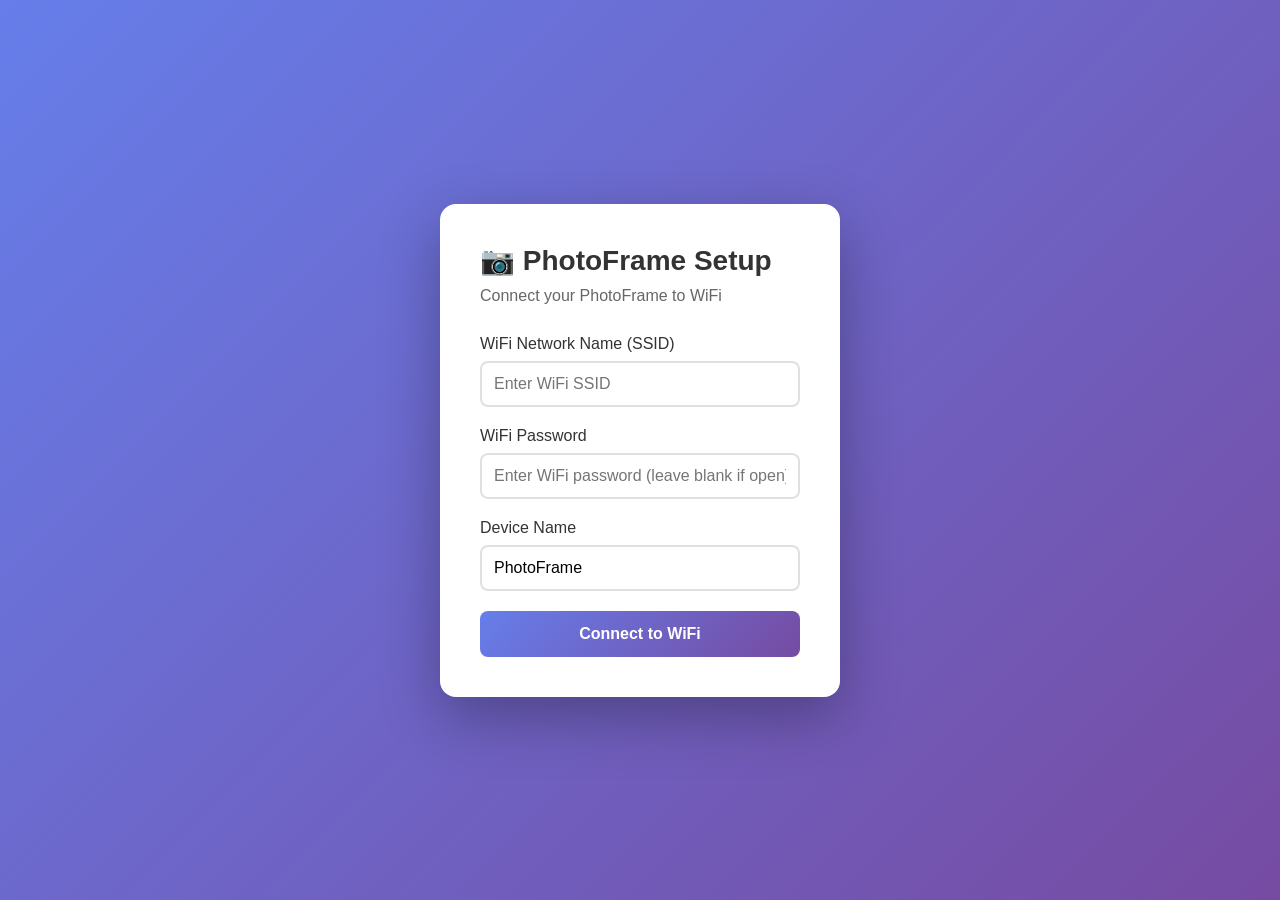
<file: webapp-old/provision.html>
<!doctype html>
<html lang="en">
  <head>
    <meta charset="UTF-8" />
    <meta name="viewport" content="width=device-width, initial-scale=1.0" />
    <title>PhotoFrame WiFi Setup</title>
    <style>
      * {
        margin: 0;
        padding: 0;
        box-sizing: border-box;
      }
      body {
        font-family:
          -apple-system, BlinkMacSystemFont, "Segoe UI", Roboto, sans-serif;
        background: linear-gradient(135deg, #667eea 0%, #764ba2 100%);
        min-height: 100vh;
        display: flex;
        align-items: center;
        justify-content: center;
        padding: 20px;
      }
      .container {
        background: white;
        border-radius: 16px;
        padding: 40px;
        max-width: 400px;
        width: 100%;
        box-shadow: 0 20px 60px rgba(0, 0, 0, 0.3);
      }
      h1 {
        color: #333;
        margin-bottom: 10px;
        font-size: 28px;
      }
      p {
        color: #666;
        margin-bottom: 30px;
      }
      .form-group {
        margin-bottom: 20px;
      }
      label {
        display: block;
        margin-bottom: 8px;
        color: #333;
        font-weight: 500;
      }
      input[type="text"],
      input[type="password"] {
        width: 100%;
        padding: 12px;
        border: 2px solid #e0e0e0;
        border-radius: 8px;
        font-size: 16px;
        transition: border-color 0.3s;
      }
      input:focus {
        outline: none;
        border-color: #667eea;
      }
      button {
        width: 100%;
        padding: 14px;
        background: linear-gradient(135deg, #667eea 0%, #764ba2 100%);
        color: white;
        border: none;
        border-radius: 8px;
        font-size: 16px;
        font-weight: 600;
        cursor: pointer;
        transition: transform 0.2s;
      }
      button:hover {
        transform: translateY(-2px);
      }
      button:active {
        transform: translateY(0);
      }
      .status {
        margin-top: 20px;
        padding: 12px;
        border-radius: 8px;
        display: none;
      }
      .status-success {
        background: #d4edda;
        color: #155724;
        border: 1px solid #c3e6cb;
      }
      .status-info {
        background: #d1ecf1;
        color: #0c5460;
        border: 1px solid #bee5eb;
      }
      .status-error {
        background: #f8d7da;
        color: #721c24;
        border: 1px solid #f5c6cb;
      }
      .spinner {
        display: inline-block;
        width: 14px;
        height: 14px;
        border: 2px solid #0c5460;
        border-top-color: transparent;
        border-radius: 50%;
        animation: spin 0.8s linear infinite;
        margin-right: 8px;
        vertical-align: middle;
      }
      @keyframes spin {
        to {
          transform: rotate(360deg);
        }
      }
    </style>
  </head>
  <body>
    <div class="container">
      <h1>📷 PhotoFrame Setup</h1>
      <p>Connect your PhotoFrame to WiFi</p>

      <form id="wifiForm">
        <div class="form-group">
          <label for="ssid">WiFi Network Name (SSID)</label>
          <input
            type="text"
            id="ssid"
            name="ssid"
            required
            placeholder="Enter WiFi SSID"
          />
        </div>

        <div class="form-group">
          <label for="password">WiFi Password</label>
          <input
            type="password"
            id="password"
            name="password"
            placeholder="Enter WiFi password (leave blank if open)"
          />
        </div>

        <div class="form-group">
          <label for="deviceName">Device Name</label>
          <input
            type="text"
            id="deviceName"
            name="deviceName"
            value="PhotoFrame"
            placeholder="PhotoFrame"
          />
        </div>

        <button type="submit">Connect to WiFi</button>
      </form>

      <div id="status" class="status"></div>
    </div>

    <script>
      document
        .getElementById("wifiForm")
        .addEventListener("submit", async (e) => {
          e.preventDefault();

          const ssid = document.getElementById("ssid").value;
          const password = document.getElementById("password").value;
          const deviceName = document.getElementById("deviceName").value;
          const statusDiv = document.getElementById("status");
          const submitButton = e.target.querySelector('button[type="submit"]');

          // Show submitting state
          submitButton.disabled = true;
          submitButton.textContent = "Testing...";
          statusDiv.className = "status status-info";
          statusDiv.style.display = "block";
          statusDiv.textContent = "Testing WiFi connection...";

          const formData = new URLSearchParams();
          formData.append("ssid", ssid);
          formData.append("password", password);
          formData.append("deviceName", deviceName);

          try {
            const response = await fetch("/save", {
              method: "POST",
              headers: {
                "Content-Type": "application/x-www-form-urlencoded",
              },
              body: formData.toString(),
            });

            if (response.ok) {
              statusDiv.className = "status status-success";
              statusDiv.innerHTML =
                "Credentials saved!<br><br>" +
                "<strong>What happens next:</strong><br>" +
                "1. Device will restart in 3 seconds<br>" +
                '2. Device will test connection to "' +
                ssid +
                '"<br>' +
                "3. <strong>If successful:</strong> Access at <strong>http://photoframe.local</strong><br>" +
                "4. <strong>If failed:</strong> PhotoFrame-Setup AP will reappear - you can retry with correct credentials";

              setTimeout(() => {
                statusDiv.innerHTML +=
                  "<br><br><strong>Restarting now...</strong><br>" +
                  "Close this page and:<br>" +
                  "• Wait 10-15 seconds for connection test<br>" +
                  "• If successful, reconnect to your WiFi and visit <strong>http://photoframe.local</strong><br>" +
                  "• If failed, reconnect to <strong>PhotoFrame-Setup</strong> to retry";
              }, 3000);
            } else {
              submitButton.disabled = false;
              submitButton.textContent = "Connect to WiFi";
              statusDiv.className = "status status-error";

              // Try to get error message from response
              const text = await response.text();
              if (
                text.includes("Connection Failed") ||
                text.includes("connect")
              ) {
                statusDiv.innerHTML =
                  "<strong>WiFi Connection Failed</strong><br>" +
                  "Could not connect to the network. Please check:<br>" +
                  "• Correct password<br>" +
                  "• Correct SSID<br>" +
                  "• 2.4GHz network (5GHz not supported)<br>" +
                  "• Network is in range";
              } else {
                statusDiv.textContent = "An error occurred. Please try again.";
              }
            }
          } catch (error) {
            submitButton.disabled = false;
            submitButton.textContent = "Connect to WiFi";
            statusDiv.className = "status status-error";
            statusDiv.textContent = "Error: " + error.message;
          }
        });
    </script>
  </body>
</html>
</file>
